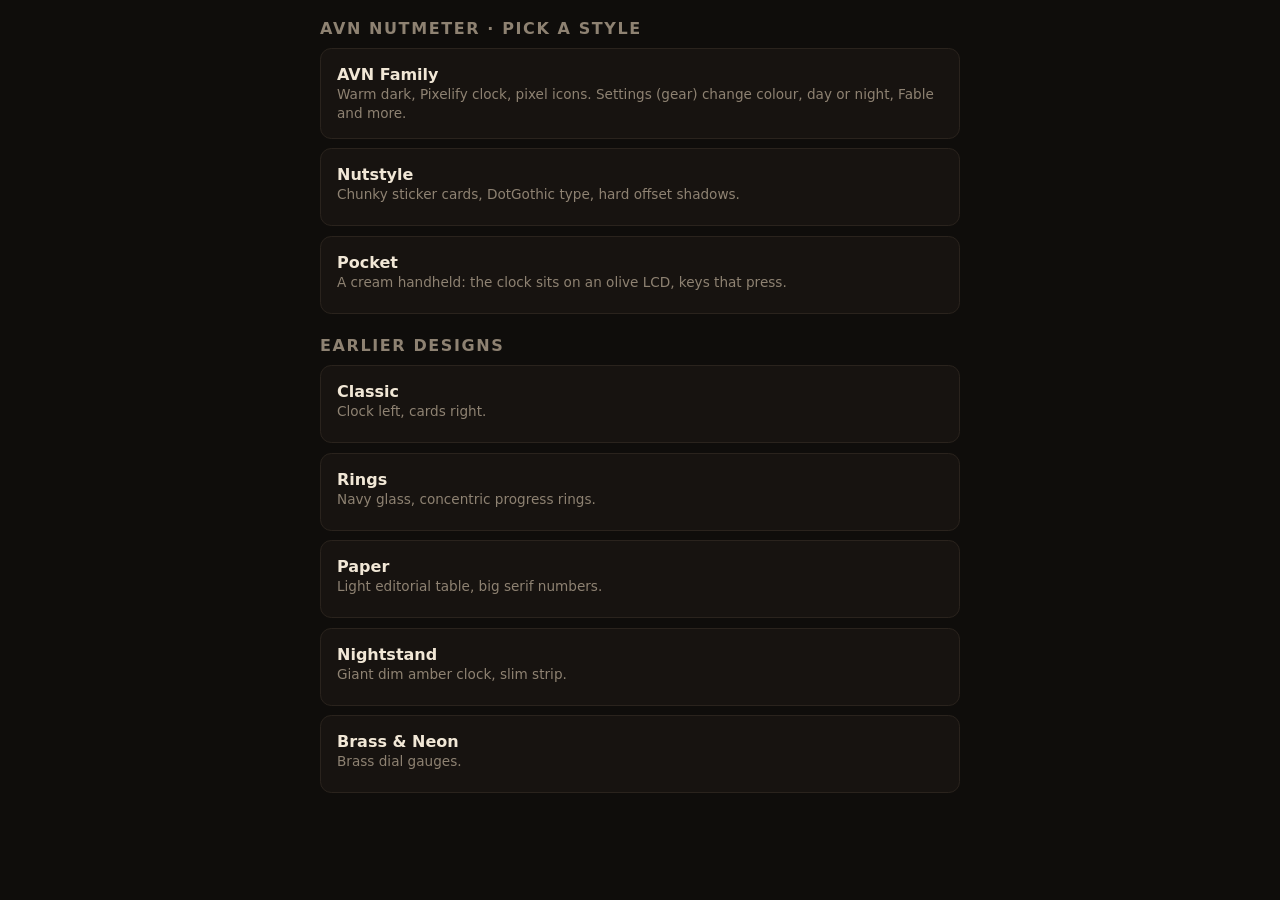
<file: pick.html>
<!doctype html><html lang="en"><head><meta charset="utf-8"><meta name="viewport" content="width=device-width,initial-scale=1"><title>AVN Nutmeter · pick a look</title>
<style>body{margin:0;padding:1.2em;background:#0f0d0b;color:#f1e7d6;font:16px -apple-system,system-ui,sans-serif;max-width:640px;margin-inline:auto}
h1{font-size:1em;color:#8e8272;font-weight:600;letter-spacing:.1em;text-transform:uppercase;margin:1.4em 0 .4em}h1:first-child{margin-top:0}
a{display:block;margin:.6em 0;padding:1em;border:1px solid #2a231d;border-radius:.7em;background:#171310;color:inherit;text-decoration:none;min-height:44px}
a:hover{border-color:#ff7f45}a b{display:block}a span{color:#8e8272;font-size:.85em}</style></head><body>
<h1>AVN Nutmeter · pick a style</h1>
<a href="/family"><b>AVN Family</b><span>Warm dark, Pixelify clock, pixel icons. Settings (gear) change colour, day or night, Fable and more.</span></a>
<a href="/nut"><b>Nutstyle</b><span>Chunky sticker cards, DotGothic type, hard offset shadows.</span></a>
<a href="/pocket"><b>Pocket</b><span>A cream handheld: the clock sits on an olive LCD, keys that press.</span></a>
<h1>Earlier designs</h1>
<a href="/classic"><b>Classic</b><span>Clock left, cards right.</span></a>
<a href="/v1"><b>Rings</b><span>Navy glass, concentric progress rings.</span></a>
<a href="/v2"><b>Paper</b><span>Light editorial table, big serif numbers.</span></a>
<a href="/v3"><b>Nightstand</b><span>Giant dim amber clock, slim strip.</span></a>
<a href="/v4"><b>Brass &amp; Neon</b><span>Brass dial gauges.</span></a>
</body></html>
</file>
